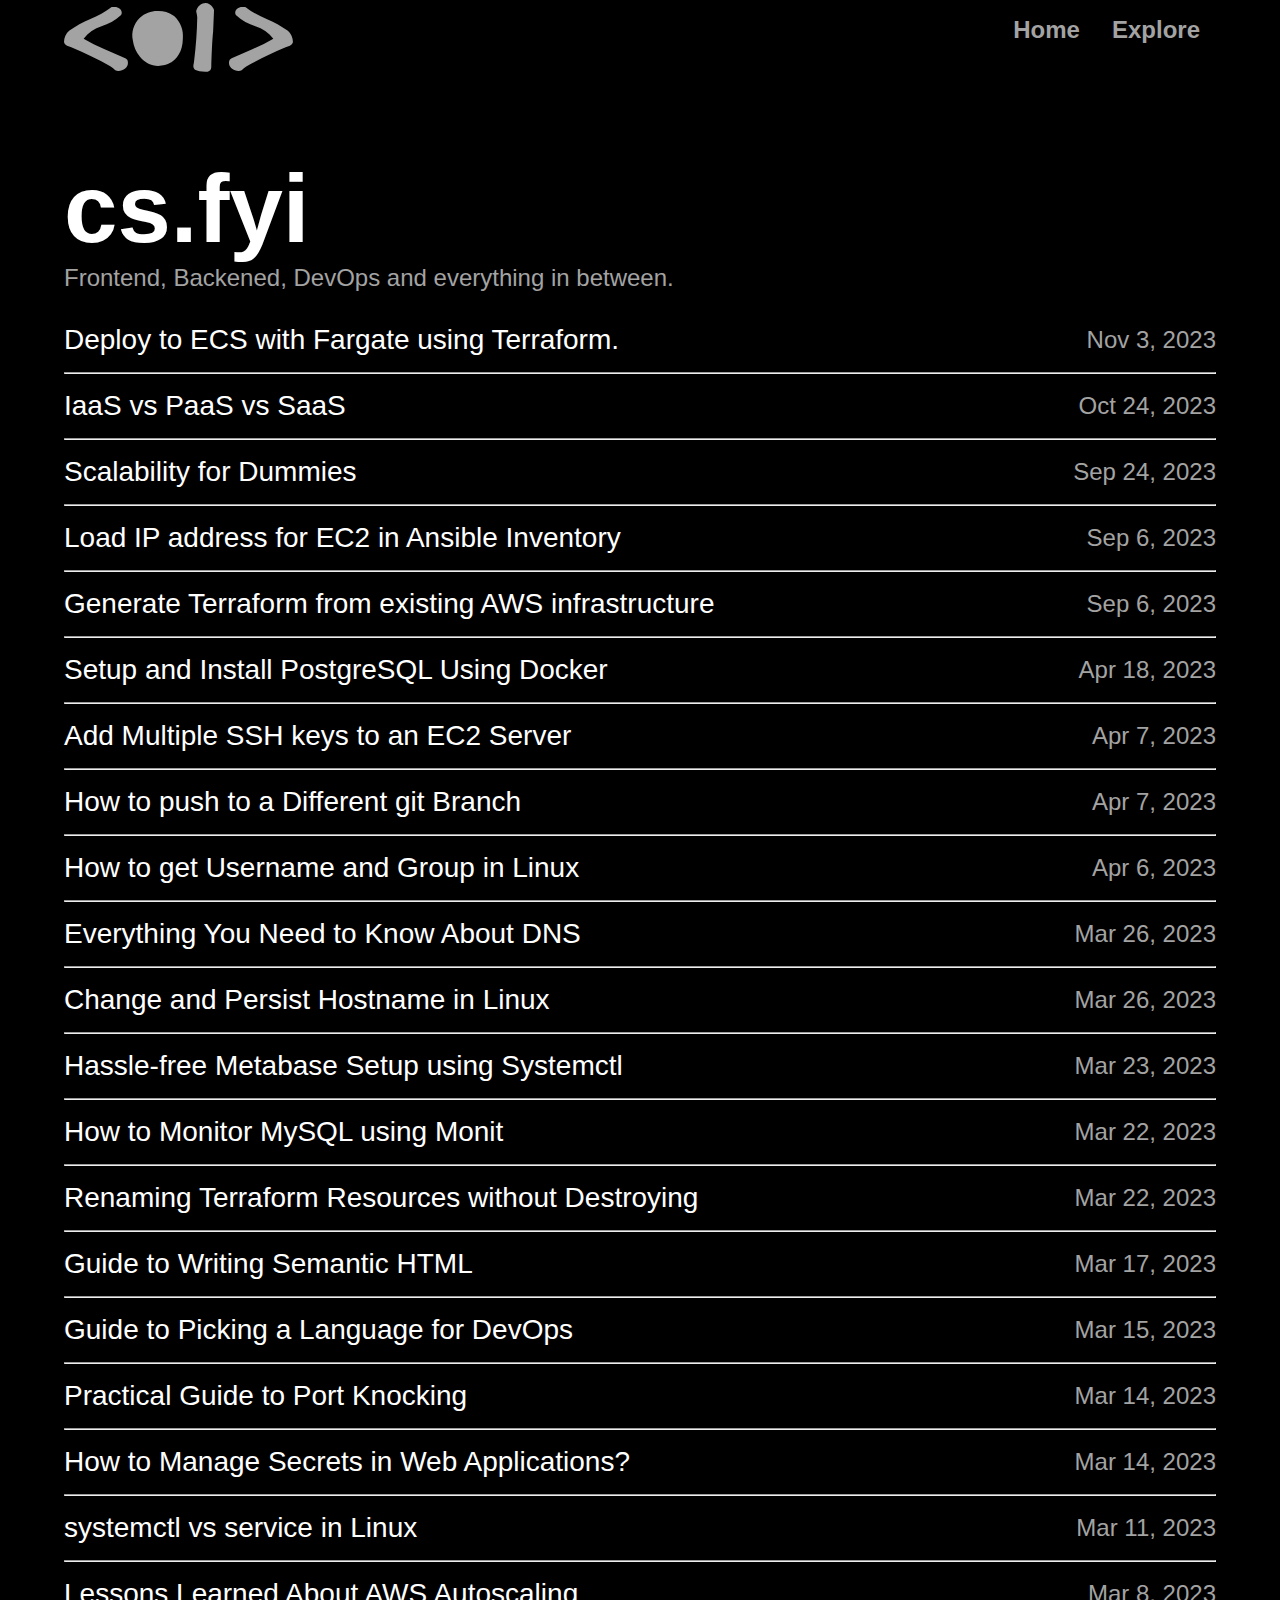
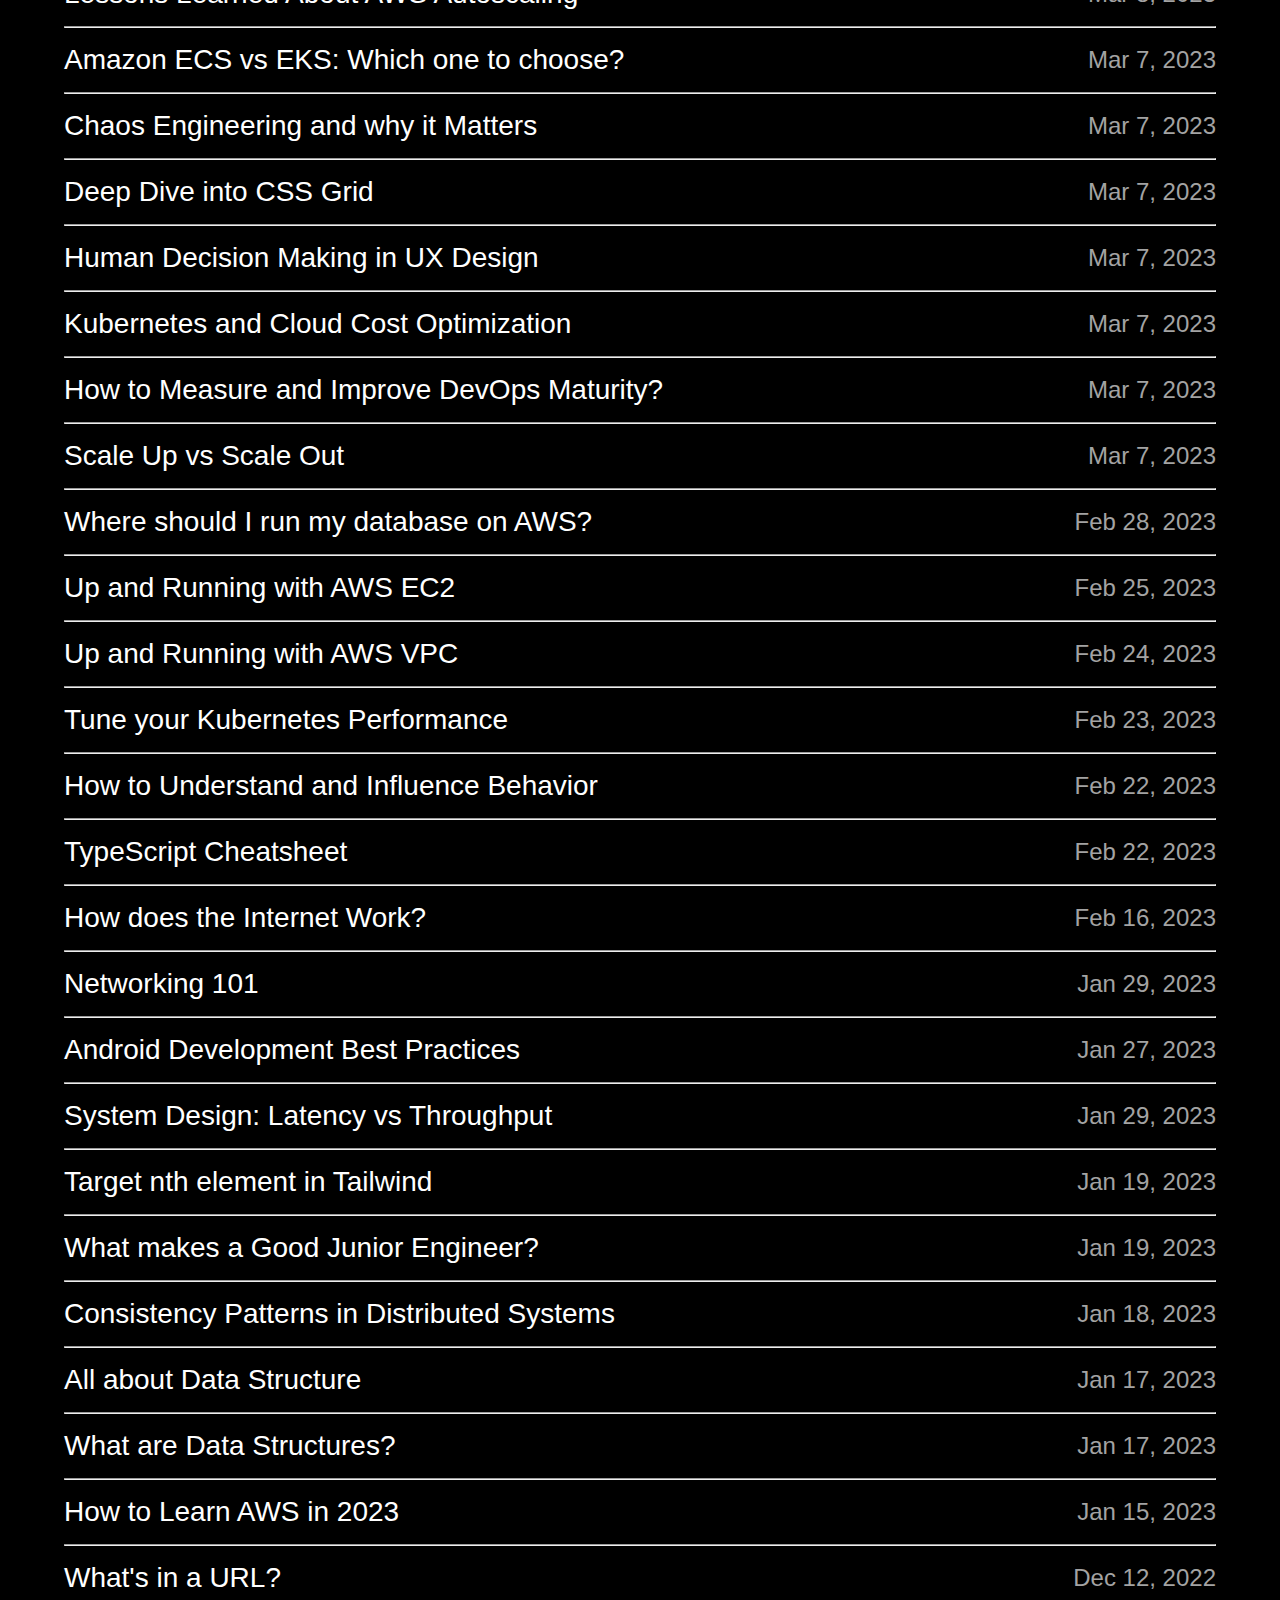
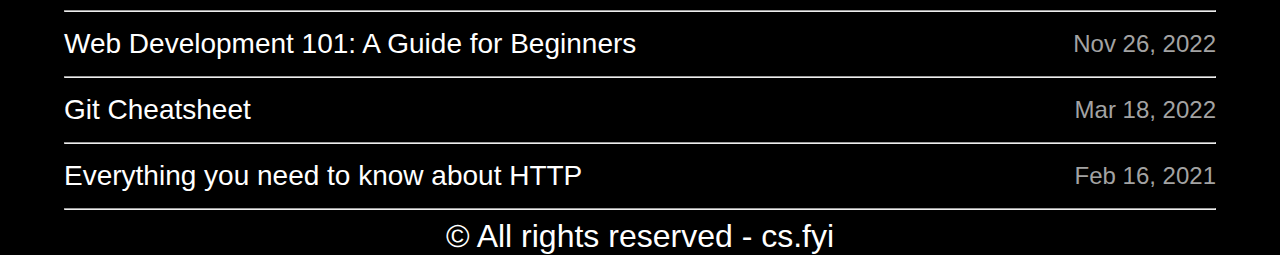
<file: Project1/index.html>
<!DOCTYPE html>
<html lang="en">
<head>
    <meta charset="UTF-8">
    <meta name="viewport" content="width=device-width, initial-scale=1.0">
    <title>Porject 1 </title>
    <link rel="stylesheet" href="style.css">
</head>
<body>
    
    <div class="nav">
        <div class="container">
            <div class="logo">

                <a class="nl" href="#" class="logol">
                    <svg class="sl">
                        <path d="M55.7568 8.69113C54.2925 7.56473 52.4851 6.96568 50.6368 7.00152H47.6672C41.1238 11.9116 33.961 15.9411 26.368 18.9823C18.8365 22.0851 11.7043 26.0684 5.12 30.8607C1.92512 33.7177 0.06656 37.7829 0 42.0735C0.37888 43.6965 1.52576 45.0329 3.072 45.6575C4.4544 46.1183 5.888 46.6815 7.2704 47.2447C21.2634 53.1839 34.4064 59.5686 46.6944 66.3935C48.3226 67.5762 49.8637 68.8767 51.3024 70.2847C52.2394 70.6943 53.248 70.9043 54.272 70.8991C56.7962 70.9196 59.2435 70.0492 61.184 68.4415C63.1552 67.0335 64.1997 64.6527 63.8976 62.2463C63.9795 60.4799 62.9299 58.8569 61.2864 58.2015L40.0896 48.8831C33.0547 45.8982 26.2195 42.478 19.6096 38.6431C24.2432 32.8729 30.4794 28.5977 37.5296 26.3551C44.5389 24.0972 51.0054 20.421 56.5248 15.5519C57.3184 14.789 57.7638 13.7343 57.7536 12.6335C57.7178 11.0873 56.9856 9.63321 55.7568 8.69113Z" fill="currentColor"></path>
            
                        <path d="M173.192 8.69113C174.657 7.56473 176.464 6.96568 178.312 7.00152H181.282C187.825 11.9116 194.988 15.9411 202.581 18.9823C210.112 22.0851 217.245 26.0684 223.829 30.8607C227.024 33.7177 228.882 37.7829 228.949 42.0735C228.57 43.6965 227.423 45.0329 225.877 45.6575C224.495 46.1183 223.061 46.6815 221.679 47.2447C207.686 53.1839 194.543 59.5686 182.255 66.3935C180.626 67.5762 179.085 68.8767 177.647 70.2847C176.71 70.6943 175.701 70.9043 174.677 70.8991C172.153 70.9196 169.705 70.0492 167.765 68.4415C165.794 67.0335 164.749 64.6527 165.051 62.2463C164.969 60.4799 166.019 58.8569 167.663 58.2015L188.859 48.8831C195.894 45.8982 202.729 42.478 209.339 38.6431C204.706 32.8729 198.47 28.5977 191.419 26.3551C184.41 24.0972 177.944 20.421 172.424 15.5519C171.631 14.789 171.185 13.7343 171.195 12.6335C171.231 11.0873 171.963 9.63321 173.192 8.69113Z" fill="currentColor"></path>
            
                        <path d="M93.3949 21.24C93.5946 21.24 93.7943 21.2451 93.9939 21.2502C94.1731 21.2451 94.3523 21.24 94.5264 21.24C97.752 21.24 100.916 22.1821 103.62 23.9638C107.367 27.5273 109.226 32.6474 108.637 37.7879C108.637 45.6215 106.384 50.8438 101.776 53.6086C99.4775 54.9091 96.8919 55.6106 94.25 55.6566C94.2397 55.6566 94.2346 55.6566 94.2243 55.6566C90.2051 55.6566 86.4164 53.7571 84.01 50.5366C81.1684 47.0704 79.3917 42.8566 78.89 38.4022C77.8557 33.6713 79.3251 28.7408 82.7811 25.3462C85.6893 22.6992 89.4781 21.24 93.3949 21.24ZM93.7892 42.4982C96.6154 42.4982 98.9092 40.2045 98.9092 37.3782C98.9092 34.552 96.6154 32.2582 93.7892 32.2582C90.9629 32.2582 88.6692 34.552 88.6692 37.3782C88.6692 40.2045 90.9629 42.4982 93.7892 42.4982ZM93.3949 11C86.9028 11 80.6871 13.4064 75.8896 17.7737C75.7923 17.8608 75.7002 17.9478 75.608 18.04C69.7303 23.8102 67.201 32.0022 68.7728 40.0509C69.5613 46.2205 72.0343 52.0163 75.9511 56.8598C80.2775 62.5226 87.0871 65.8966 94.2243 65.8966C98.7555 65.8198 103.041 64.6525 106.809 62.5277C106.886 62.4816 106.968 62.4355 107.045 62.3894C112.375 59.1894 118.713 52.4259 118.872 38.3357C119.604 30.2512 116.568 22.1462 110.675 16.545C110.235 16.1251 109.753 15.7462 109.246 15.4134C104.864 12.5309 99.7744 11.0051 94.5264 11.0051C94.3575 11.0051 94.1885 11.0051 94.0195 11.0102C93.8096 11 93.6048 11 93.3949 11Z" fill="currentColor" clip-rule="evenodd" fill-rule="evenodd"></path>
            
                        <path d="M103.62 23.9638C100.768 22.0899 97.4039 21.1376 93.9939 21.2502C89.8621 21.0915 85.8378 22.5661 82.7811 25.3462C79.3251 28.7408 77.8557 33.6713 78.89 38.4022C79.3917 42.8566 81.1684 47.0704 84.01 50.5366C86.4215 53.7674 90.2205 55.6669 94.25 55.6566C96.8919 55.6106 99.4775 54.9091 101.776 53.6086C106.384 50.8438 108.637 45.6215 108.637 37.7879C109.226 32.6474 107.367 27.5325 103.62 23.9638ZM93.7892 42.4982C90.9629 42.4982 88.6692 40.2045 88.6692 37.3782C88.6692 34.552 90.9629 32.2582 93.7892 32.2582C96.6154 32.2582 98.9092 34.552 98.9092 37.3782C98.9092 40.2045 96.6154 42.4982 93.7892 42.4982Z" fill-rule="evenodd" fill-rule="evenodd"></path>
            
                        <path d="M114.316 37.2695C114.316 48.0391 105.585 56.7695 94.8156 56.7695C84.046 56.7695 75.3156 48.0391 75.3156 37.2695C75.3156 26.5 84.046 17.7695 94.8156 17.7695C105.585 17.7695 114.316 26.5 114.316 37.2695Z" fill="currentColor"></path>
            
                        <path d="M149.112 31.671C148.297 38.2955 147.461 57.4944 147.273 67.341C147.232 69.5043 145.832 71.4364 143.676 71.6269C139.382 72.0066 133.814 71.3815 130.964 69.7944C129.748 68.6547 129.164 66.9933 129.396 65.3419C129.688 63.9143 129.917 62.3912 130.121 60.9124C131.974 45.8246 133.016 31.25 133.249 17.1958C133.039 15.1945 132.684 13.2095 132.184 11.2596C132.297 10.2434 132.62 9.26487 133.136 8.38062C134.381 6.1844 136.358 4.50014 138.721 3.62348C140.926 2.62037 143.51 2.90621 145.443 4.37102C147.013 5.18328 150.254 8.74899 150 10.5L149.112 31.671Z" fill="currentColor"></path>
            
                     </svg>
                </a>

            </div> 

            <div class="navi">

                <a class="nl" href="index.html">
                    <div class="nav1">
                        Home
                    </div>
                </a>

                <a class="nl" href="Explore.html">
                    <div class="nav2">
                        Explore
                    </div>
                </a>

            </div>
        </div>
    </div>

    <div class="contain">
        <h1 style="color : white; font-size : 6rem; margin: 0;">cs.fyi</h1>
        <p style="color: rgb(163, 163, 163); font-size: 1.5rem; margin : 0 0 2rem 0;">Frontend, Backened, DevOps and everything in between.</p>

    </div>

    <div class="content">

        <div class="sec">
            <a href="ecs-with-fargate-terraform.html" class="secl">
                <div class="title">
                    Deploy to ECS with Fargate using Terraform.
                </div>
                <div class="date">
                    Nov 3, 2023
                </div>
            </a>
        </div>
        <hr>

        <div class="sec">
            <a href="#" class="secl">
                <div class="title">
                    IaaS vs PaaS vs SaaS
                </div>
                <div class="date">
                    Oct 24, 2023
                </div>
            </a>
        </div>
        <hr>

        <div class="sec">
            <a href="#" class="secl">
                <div class="title">
                    Scalability for Dummies
                </div>
                <div class="date">
                    Sep 24, 2023
                </div>
            </a>
        </div>
        <hr>

        <div class="sec">
            <a href="#" class="secl">
                <div class="title">
                    Load IP address for EC2 in Ansible Inventory
                </div>
                <div class="date">
                    Sep 6, 2023
                </div>
            </a>
        </div>
        <hr>

        <div class="sec">
            <a href="#" class="secl">
                <div class="title">
                    Generate Terraform from existing AWS infrastructure
                </div>
                <div class="date">
                    Sep 6, 2023
                </div>
            </a>
        </div>
        <hr>

        <div class="sec">
            <a href="#" class="secl">
                <div class="title">
                    Setup and Install PostgreSQL Using Docker
                </div>
                <div class="date">
                    Apr 18, 2023
                </div>
            </a>
        </div>
        <hr>

        <div class="sec">
            <a href="#" class="secl">
                <div class="title">
                    Add Multiple SSH keys to an EC2 Server
                </div>
                <div class="date">
                    Apr 7, 2023
                </div>
            </a>
        </div>
        <hr>

        <div class="sec">
            <a href="#" class="secl">
                <div class="title">
                    How to push to a Different git Branch
                </div>
                <div class="date">
                    Apr 7, 2023
                </div>
            </a>
        </div>
        <hr>

        <div class="sec">
            <a href="#" class="secl">
                <div class="title">
                    How to get Username and Group in Linux
                </div>
                <div class="date">
                    Apr 6, 2023
                </div>
            </a>
        </div>
        <hr>

        <div class="sec">
            <a href="#" class="secl">
                <div class="title">
                    Everything You Need to Know About DNS
                </div>
                <div class="date">
                    Mar 26, 2023
                </div>
            </a>
        </div>
        <hr>

        <div class="sec">
            <a href="#" class="secl">
                <div class="title">
                    Change and Persist Hostname in Linux
                </div>
                <div class="date">
                    Mar 26, 2023
                </div>
            </a>
        </div>
        <hr>

        <div class="sec">
            <a href="#" class="secl">
                <div class="title">
                    Hassle-free Metabase Setup using Systemctl
                </div>
                <div class="date">
                    Mar 23, 2023
                </div>
            </a>
        </div>
        <hr>

        <div class="sec">
            <a href="#" class="secl">
                <div class="title">
                    How to Monitor MySQL using Monit
                </div>
                <div class="date">
                    Mar 22, 2023
                </div>
            </a>
        </div>
        <hr>

        <div class="sec">
            <a href="#" class="secl">
                <div class="title">
                    Renaming Terraform Resources without Destroying
                </div>
                <div class="date">
                    Mar 22, 2023
                </div>
            </a>
        </div>
        <hr>

        <div class="sec">
            <a href="#" class="secl">
                <div class="title">
                    Guide to Writing Semantic HTML
                </div>
                <div class="date">
                    Mar 17, 2023
                </div>
            </a>
        </div>
        <hr>

        <div class="sec">
            <a href="#" class="secl">
                <div class="title">
                    Guide to Picking a Language for DevOps
                </div>
                <div class="date">
                    Mar 15, 2023
                </div>
            </a>
        </div>
        <hr>

        <div class="sec">
            <a href="#" class="secl">
                <div class="title">
                    Practical Guide to Port Knocking
                </div>
                <div class="date">
                    Mar 14, 2023
                </div>
            </a>
        </div>
        <hr>

        <div class="sec">
            <a href="#" class="secl">
                <div class="title">
                    How to Manage Secrets in Web Applications?
                </div>
                <div class="date">
                    Mar 14, 2023
                </div>
            </a>
        </div>
        <hr>

        <div class="sec">
            <a href="#" class="secl">
                <div class="title">
                    systemctl vs service in Linux
                </div>
                <div class="date">
                    Mar 11, 2023
                </div>
            </a>
        </div>
        <hr>

        <div class="sec">
            <a href="#" class="secl">
                <div class="title">
                    Lessons Learned About AWS Autoscaling
                </div>
                <div class="date">
                    Mar 8, 2023
                </div>
            </a>
        </div>
        <hr>

        <div class="sec">
            <a href="#" class="secl">
                <div class="title">
                    Amazon ECS vs EKS: Which one to choose?
                </div>
                <div class="date">
                    Mar 7, 2023
                </div>
            </a>
        </div>
        <hr>

        <div class="sec">
            <a href="#" class="secl">
                <div class="title">
                    Chaos Engineering and why it Matters
                </div>
                <div class="date">
                    Mar 7, 2023
                </div>
            </a>
        </div>
        <hr>

        <div class="sec">
            <a href="#" class="secl">
                <div class="title">
                    Deep Dive into CSS Grid
                </div>
                <div class="date">
                    Mar 7, 2023
                </div>
            </a>
        </div>
        <hr>

        <div class="sec">
            <a href="#" class="secl">
                <div class="title">
                    Human Decision Making in UX Design
                </div>
                <div class="date">
                    Mar 7, 2023
                </div>
            </a>
        </div>
        <hr>

        <div class="sec">
            <a href="#" class="secl">
                <div class="title">
                   Kubernetes and Cloud Cost Optimization
                </div>
                <div class="date">
                    Mar 7, 2023
                </div>
            </a>
        </div>
        <hr>

        <div class="sec">
            <a href="#" class="secl">
                <div class="title">
                   How to Measure and Improve DevOps Maturity?
                </div>
                <div class="date">
                    Mar 7, 2023
                </div>
            </a>
        </div>
        <hr>

        <div class="sec">
            <a href="#" class="secl">
                <div class="title">
                   Scale Up vs Scale Out
                </div>
                <div class="date">
                    Mar 7, 2023
                </div>
            </a>
        </div>
        <hr>

        <div class="sec">
            <a href="#" class="secl">
                <div class="title">
                   Where should I run my database on AWS?
                </div>
                <div class="date">
                    Feb 28, 2023
                </div>
            </a>
        </div>
        <hr>

        <div class="sec">
            <a href="#" class="secl">
                <div class="title">
                  Up and Running with AWS EC2
                </div>
                <div class="date">
                    Feb 25, 2023
                </div>
            </a>
        </div>
        <hr>

        <div class="sec">
            <a href="#" class="secl">
                <div class="title">
                  Up and Running with AWS VPC
                </div>
                <div class="date">
                    Feb 24, 2023
                </div>
            </a>
        </div>
        <hr>

        <div class="sec">
            <a href="#" class="secl">
                <div class="title">
                  Tune your Kubernetes Performance
                </div>
                <div class="date">
                    Feb 23, 2023
                </div>
            </a>
        </div>
        <hr>

        <div class="sec">
            <a href="#" class="secl">
                <div class="title">
                  How to Understand and Influence Behavior
                </div>
                <div class="date">
                    Feb 22, 2023
                </div>
            </a>
        </div>
        <hr>

        <div class="sec">
            <a href="#" class="secl">
                <div class="title">
                  TypeScript Cheatsheet
                </div>
                <div class="date">
                    Feb 22, 2023
                </div>
            </a>
        </div>
        <hr>

        <div class="sec">
            <a href="#" class="secl">
                <div class="title">
                  How does the Internet Work?
                </div>
                <div class="date">
                    Feb 16, 2023
                </div>
            </a>
        </div>
        <hr>
        
        <div class="sec">
            <a href="#" class="secl">
                <div class="title">
                  Networking 101
                </div>
                <div class="date">
                    Jan 29, 2023
                </div>
            </a>
        </div>
        <hr>

        <div class="sec">
            <a href="#" class="secl">
                <div class="title">
                  Android Development Best Practices
                </div>
                <div class="date">
                    Jan 27, 2023
                </div>
            </a>
        </div>
        <hr>

        <div class="sec">
            <a href="#" class="secl">
                <div class="title">
                  System Design: Latency vs Throughput
                </div>
                <div class="date">
                    Jan 29, 2023
                </div>
            </a>
        </div>
        <hr>

        <div class="sec">
            <a href="#" class="secl">
                <div class="title">
                  Target nth element in Tailwind
                </div>
                <div class="date">
                    Jan 19, 2023
                </div>
            </a>
        </div>
        <hr>

        <div class="sec">
            <a href="#" class="secl">
                <div class="title">
                  What makes a Good Junior Engineer?
                </div>
                <div class="date">
                    Jan 19, 2023
                </div>
            </a>
        </div>
        <hr>

        <div class="sec">
            <a href="#" class="secl">
                <div class="title">
                  Consistency Patterns in Distributed Systems
                </div>
                <div class="date">
                    Jan 18, 2023
                </div>
            </a>
        </div>
        <hr>

        <div class="sec">
            <a href="#" class="secl">
                <div class="title">
                  All about Data Structure 
                </div>
                <div class="date">
                    Jan 17, 2023
                </div>
            </a>
        </div>
        <hr>

        <div class="sec">
            <a href="#" class="secl">
                <div class="title">
                  What are Data Structures?
                </div>
                <div class="date">
                    Jan 17, 2023
                </div>
            </a>
        </div>
        <hr>

        <div class="sec">
            <a href="#" class="secl">
                <div class="title">
                  How to Learn AWS in 2023
                </div>
                <div class="date">
                    Jan 15, 2023
                </div>
            </a>
        </div>
        <hr>

        
        <div class="sec">
            <a href="#" class="secl">
                <div class="title">
                  What's in a URL?
                </div>
                <div class="date">
                    Dec 12, 2022
                </div>
            </a>
        </div>
        <hr>

        
        <div class="sec">
            <a href="#" class="secl">
                <div class="title">
                  Web Development 101: A Guide for Beginners
                </div>
                <div class="date">
                    Nov 26, 2022
                </div>
            </a>
        </div>
        <hr>

        <div class="sec">
            <a href="#" class="secl">
                <div class="title">
                  Git Cheatsheet
                </div>
                <div class="date">
                    Mar 18, 2022
                </div>
            </a>
        </div>
        <hr>

        <div class="sec">
            <a href="#" class="secl">
                <div class="title">
                  Everything you need to know about HTTP
                </div>
                <div class="date">
                    Feb 16, 2021
                </div>
            </a>
        </div>
        <hr>
    </div>
    
     <center style="color: white; font-size: 2rem;">&#169; All rights reserved - cs.fyi </center>
     

</body>
</html>
</file>
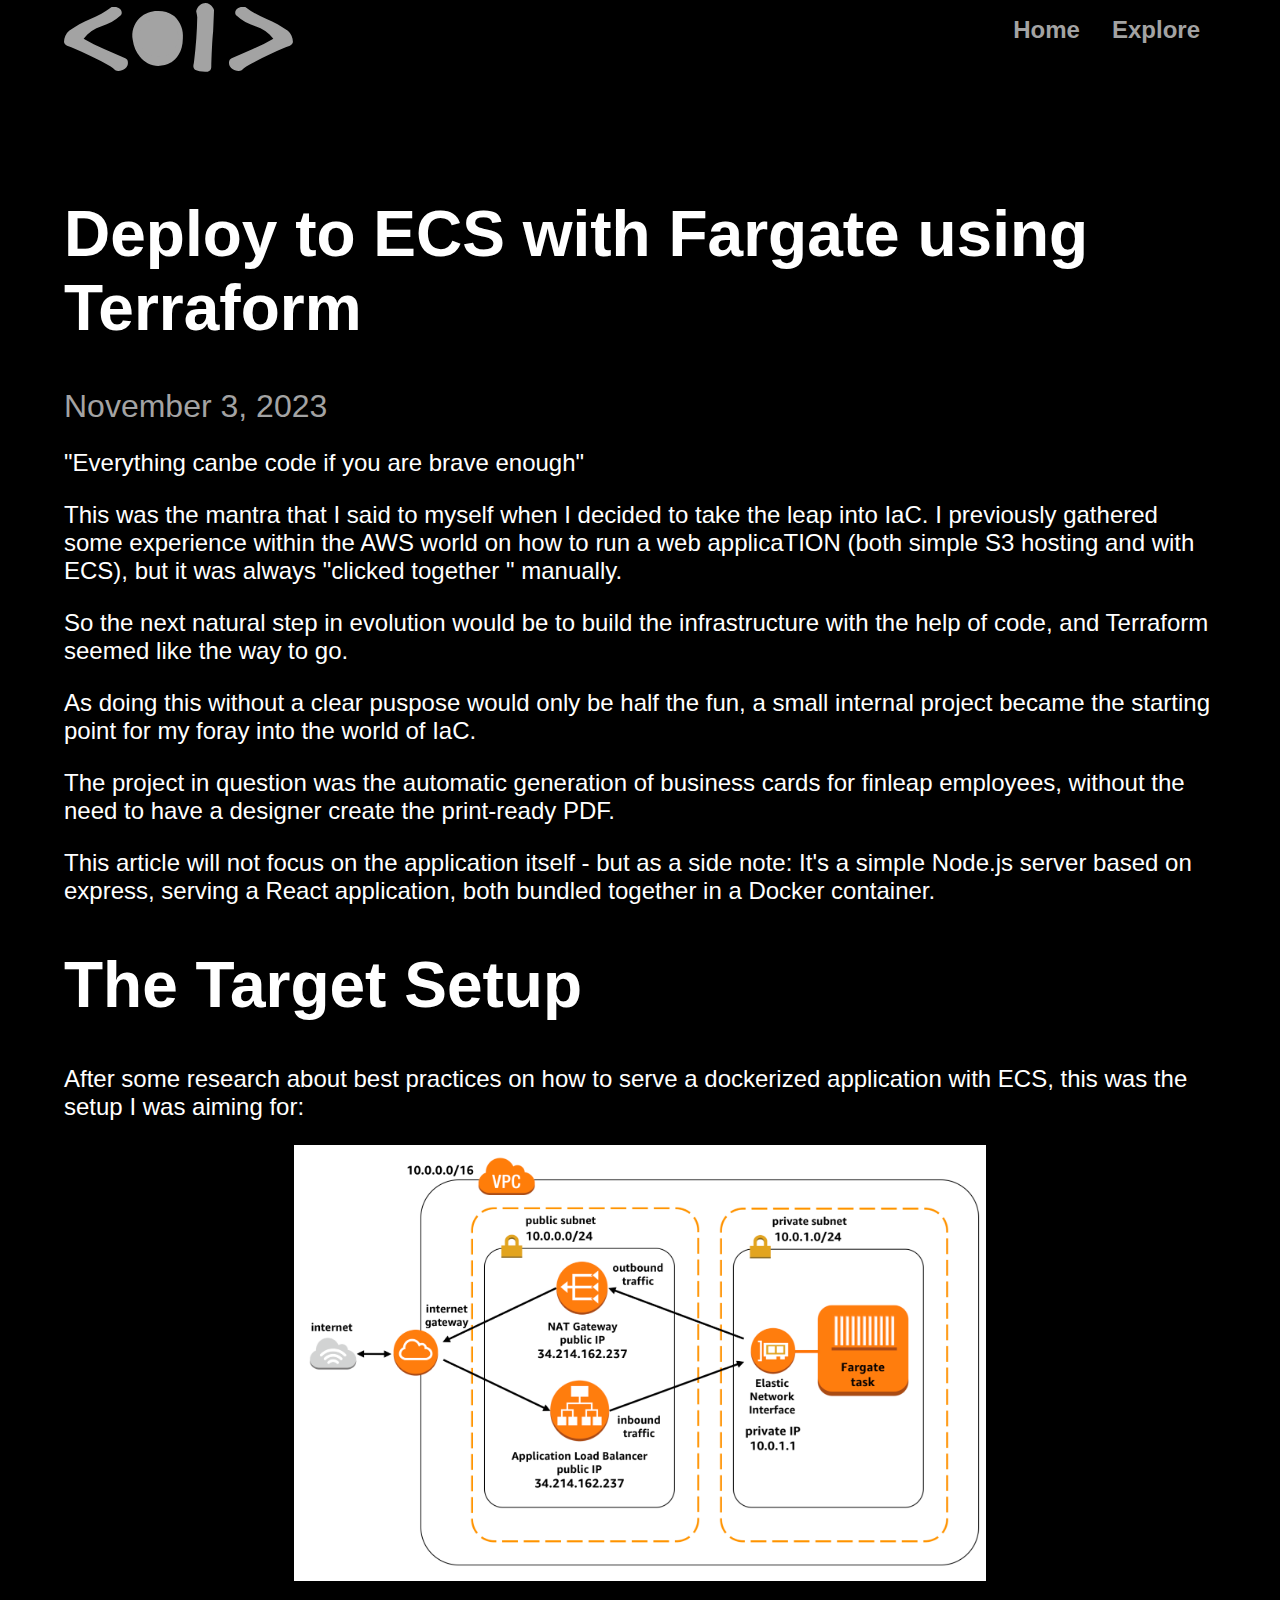
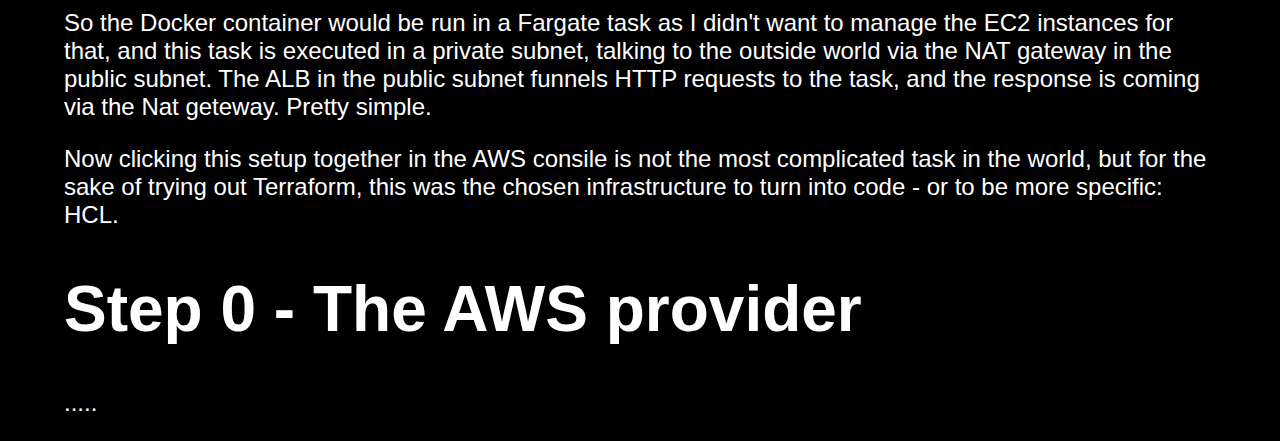
<file: Project1/ecs-with-fargate-terraform.html>
<!DOCTYPE html>
<html lang="en">
<head>
    <meta charset="UTF-8">
    <meta name="viewport" content="width=device-width, initial-scale=1.0">
    <title>Project 1</title>
    <link rel="stylesheet" href="style.css">
</head>
<body>
    <div class="nav">
        <div class="container">
            <div class="logo">

                <a class="nl" href="#" class="logol">
                    <svg class="sl">
                        <path d="M55.7568 8.69113C54.2925 7.56473 52.4851 6.96568 50.6368 7.00152H47.6672C41.1238 11.9116 33.961 15.9411 26.368 18.9823C18.8365 22.0851 11.7043 26.0684 5.12 30.8607C1.92512 33.7177 0.06656 37.7829 0 42.0735C0.37888 43.6965 1.52576 45.0329 3.072 45.6575C4.4544 46.1183 5.888 46.6815 7.2704 47.2447C21.2634 53.1839 34.4064 59.5686 46.6944 66.3935C48.3226 67.5762 49.8637 68.8767 51.3024 70.2847C52.2394 70.6943 53.248 70.9043 54.272 70.8991C56.7962 70.9196 59.2435 70.0492 61.184 68.4415C63.1552 67.0335 64.1997 64.6527 63.8976 62.2463C63.9795 60.4799 62.9299 58.8569 61.2864 58.2015L40.0896 48.8831C33.0547 45.8982 26.2195 42.478 19.6096 38.6431C24.2432 32.8729 30.4794 28.5977 37.5296 26.3551C44.5389 24.0972 51.0054 20.421 56.5248 15.5519C57.3184 14.789 57.7638 13.7343 57.7536 12.6335C57.7178 11.0873 56.9856 9.63321 55.7568 8.69113Z" fill="currentColor"></path>
            
                        <path d="M173.192 8.69113C174.657 7.56473 176.464 6.96568 178.312 7.00152H181.282C187.825 11.9116 194.988 15.9411 202.581 18.9823C210.112 22.0851 217.245 26.0684 223.829 30.8607C227.024 33.7177 228.882 37.7829 228.949 42.0735C228.57 43.6965 227.423 45.0329 225.877 45.6575C224.495 46.1183 223.061 46.6815 221.679 47.2447C207.686 53.1839 194.543 59.5686 182.255 66.3935C180.626 67.5762 179.085 68.8767 177.647 70.2847C176.71 70.6943 175.701 70.9043 174.677 70.8991C172.153 70.9196 169.705 70.0492 167.765 68.4415C165.794 67.0335 164.749 64.6527 165.051 62.2463C164.969 60.4799 166.019 58.8569 167.663 58.2015L188.859 48.8831C195.894 45.8982 202.729 42.478 209.339 38.6431C204.706 32.8729 198.47 28.5977 191.419 26.3551C184.41 24.0972 177.944 20.421 172.424 15.5519C171.631 14.789 171.185 13.7343 171.195 12.6335C171.231 11.0873 171.963 9.63321 173.192 8.69113Z" fill="currentColor"></path>
            
                        <path d="M93.3949 21.24C93.5946 21.24 93.7943 21.2451 93.9939 21.2502C94.1731 21.2451 94.3523 21.24 94.5264 21.24C97.752 21.24 100.916 22.1821 103.62 23.9638C107.367 27.5273 109.226 32.6474 108.637 37.7879C108.637 45.6215 106.384 50.8438 101.776 53.6086C99.4775 54.9091 96.8919 55.6106 94.25 55.6566C94.2397 55.6566 94.2346 55.6566 94.2243 55.6566C90.2051 55.6566 86.4164 53.7571 84.01 50.5366C81.1684 47.0704 79.3917 42.8566 78.89 38.4022C77.8557 33.6713 79.3251 28.7408 82.7811 25.3462C85.6893 22.6992 89.4781 21.24 93.3949 21.24ZM93.7892 42.4982C96.6154 42.4982 98.9092 40.2045 98.9092 37.3782C98.9092 34.552 96.6154 32.2582 93.7892 32.2582C90.9629 32.2582 88.6692 34.552 88.6692 37.3782C88.6692 40.2045 90.9629 42.4982 93.7892 42.4982ZM93.3949 11C86.9028 11 80.6871 13.4064 75.8896 17.7737C75.7923 17.8608 75.7002 17.9478 75.608 18.04C69.7303 23.8102 67.201 32.0022 68.7728 40.0509C69.5613 46.2205 72.0343 52.0163 75.9511 56.8598C80.2775 62.5226 87.0871 65.8966 94.2243 65.8966C98.7555 65.8198 103.041 64.6525 106.809 62.5277C106.886 62.4816 106.968 62.4355 107.045 62.3894C112.375 59.1894 118.713 52.4259 118.872 38.3357C119.604 30.2512 116.568 22.1462 110.675 16.545C110.235 16.1251 109.753 15.7462 109.246 15.4134C104.864 12.5309 99.7744 11.0051 94.5264 11.0051C94.3575 11.0051 94.1885 11.0051 94.0195 11.0102C93.8096 11 93.6048 11 93.3949 11Z" fill="currentColor" clip-rule="evenodd" fill-rule="evenodd"></path>
            
                        <path d="M103.62 23.9638C100.768 22.0899 97.4039 21.1376 93.9939 21.2502C89.8621 21.0915 85.8378 22.5661 82.7811 25.3462C79.3251 28.7408 77.8557 33.6713 78.89 38.4022C79.3917 42.8566 81.1684 47.0704 84.01 50.5366C86.4215 53.7674 90.2205 55.6669 94.25 55.6566C96.8919 55.6106 99.4775 54.9091 101.776 53.6086C106.384 50.8438 108.637 45.6215 108.637 37.7879C109.226 32.6474 107.367 27.5325 103.62 23.9638ZM93.7892 42.4982C90.9629 42.4982 88.6692 40.2045 88.6692 37.3782C88.6692 34.552 90.9629 32.2582 93.7892 32.2582C96.6154 32.2582 98.9092 34.552 98.9092 37.3782C98.9092 40.2045 96.6154 42.4982 93.7892 42.4982Z" fill-rule="evenodd" fill-rule="evenodd"></path>
            
                        <path d="M114.316 37.2695C114.316 48.0391 105.585 56.7695 94.8156 56.7695C84.046 56.7695 75.3156 48.0391 75.3156 37.2695C75.3156 26.5 84.046 17.7695 94.8156 17.7695C105.585 17.7695 114.316 26.5 114.316 37.2695Z" fill="currentColor"></path>
            
                        <path d="M149.112 31.671C148.297 38.2955 147.461 57.4944 147.273 67.341C147.232 69.5043 145.832 71.4364 143.676 71.6269C139.382 72.0066 133.814 71.3815 130.964 69.7944C129.748 68.6547 129.164 66.9933 129.396 65.3419C129.688 63.9143 129.917 62.3912 130.121 60.9124C131.974 45.8246 133.016 31.25 133.249 17.1958C133.039 15.1945 132.684 13.2095 132.184 11.2596C132.297 10.2434 132.62 9.26487 133.136 8.38062C134.381 6.1844 136.358 4.50014 138.721 3.62348C140.926 2.62037 143.51 2.90621 145.443 4.37102C147.013 5.18328 150.254 8.74899 150 10.5L149.112 31.671Z" fill="currentColor"></path>
            
                     </svg>
                </a>

            </div> 

            <div class="navi">

                <a class="nl" href="index.html">
                    <div class="nav1">
                        Home
                    </div>
                </a>

                <a class="nl" href="Explore.html">
                    <div class="nav2">
                        Explore
                    </div>
                </a>

            </div>
        </div>
    </div>

    <div class="content">
        <h1 style="color: white; font-size: 4rem; font-weight: 900;">Deploy to ECS with Fargate using Terraform</h1>
        <p style="font-size: 2rem; margin: 0;">November 3, 2023</p>
        
        <p style="font-size: 1.5rem; color: white;">
            "Everything canbe code if you are brave enough"
        </p>
        
        <p style="font-size: 1.5rem; color: white;">
            This was the mantra that I said to myself when I decided to take the leap into IaC. I previously gathered some experience within the AWS world on how to run a web applicaTION (both simple S3 hosting and with ECS), but it was always "clicked together " manually.
        </p>
        
        <p style="font-size: 1.5rem; color: white;">
            So the next natural step in evolution would be to build the infrastructure with the help of code, and Terraform seemed like the way to go.
        </p>
        
        <p style="font-size: 1.5rem; color: white;">
            As doing this without a clear puspose would only be half the fun, a small internal project became the starting point for my foray into the world of IaC.
        </p>
        
        <p style="font-size: 1.5rem; color: white;">
            The project in question was the automatic generation of business cards for finleap employees, without the need to have a designer create the print-ready PDF.
        </p>
        
        <p style="font-size: 1.5rem; color: white;">
            This article will not focus on the application itself - but as a side note: It's a simple Node.js server based on express, serving a React application, both bundled together in a Docker container.
        </p>
        
        <h1 style="color: white; font-size: 4rem; font-weight: 900;">
            The Target Setup
        </h1>
        
        <p style="font-size: 1.5rem; color: white;">
            After some research about best practices on how to serve a dockerized application with ECS, this was the setup I was aiming for:
        </p>
        <center>
            <img style="width: 60%;" src="i1.png" alt="image">
        </center>
        
        <p style="font-size: 1.5rem; color: white;">
            So the Docker container would be run in a Fargate task as I didn't want to manage the EC2 instances for that, and this task is executed in a private subnet, talking to the outside world via the NAT gateway in the public subnet. The ALB in the public subnet funnels HTTP requests to the task, and the response is coming via the Nat geteway. Pretty simple.
        </p>
        
        <p style="font-size: 1.5rem; color: white;">
            Now clicking this setup together in the AWS consile is not the most complicated task in the world, but for the sake of trying out Terraform, this was the chosen infrastructure to turn into code - or to be more specific: HCL.
        </p>
        
        <h1 style="color: white; font-size: 4rem; font-weight: 900;">
            Step 0 - The AWS provider
        </h1>

        
        <p style="font-size: 1.5rem; color: white;">
            .....
        </p>
        
        
        
        
        
    </div>

</body>
</html>
</file>
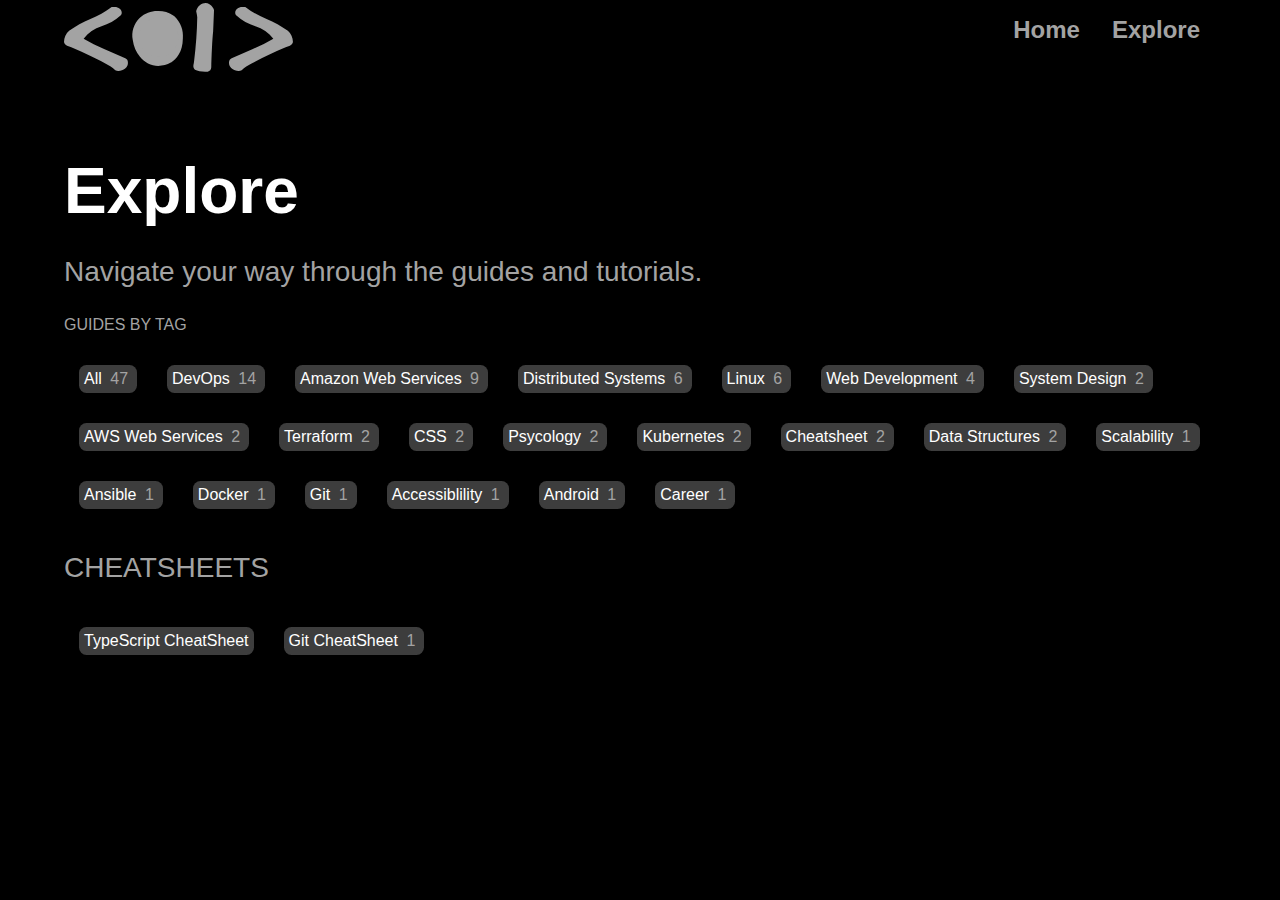
<file: Project1/Explore.html>
<!DOCTYPE html>
<html lang="en">

<head>
    <meta charset="UTF-8">
    <meta name="viewport" content="width=device-width, initial-scale=1.0">
    <title>Project 1</title>
    <link rel="stylesheet" href="style.css">
</head>

<body>

    <div class="nav">
        <div class="container">
            <div class="logo">

                <a class="nl" href="#" class="logol">
                    <svg class="sl">
                        <path
                            d="M55.7568 8.69113C54.2925 7.56473 52.4851 6.96568 50.6368 7.00152H47.6672C41.1238 11.9116 33.961 15.9411 26.368 18.9823C18.8365 22.0851 11.7043 26.0684 5.12 30.8607C1.92512 33.7177 0.06656 37.7829 0 42.0735C0.37888 43.6965 1.52576 45.0329 3.072 45.6575C4.4544 46.1183 5.888 46.6815 7.2704 47.2447C21.2634 53.1839 34.4064 59.5686 46.6944 66.3935C48.3226 67.5762 49.8637 68.8767 51.3024 70.2847C52.2394 70.6943 53.248 70.9043 54.272 70.8991C56.7962 70.9196 59.2435 70.0492 61.184 68.4415C63.1552 67.0335 64.1997 64.6527 63.8976 62.2463C63.9795 60.4799 62.9299 58.8569 61.2864 58.2015L40.0896 48.8831C33.0547 45.8982 26.2195 42.478 19.6096 38.6431C24.2432 32.8729 30.4794 28.5977 37.5296 26.3551C44.5389 24.0972 51.0054 20.421 56.5248 15.5519C57.3184 14.789 57.7638 13.7343 57.7536 12.6335C57.7178 11.0873 56.9856 9.63321 55.7568 8.69113Z"
                            fill="currentColor"></path>

                        <path
                            d="M173.192 8.69113C174.657 7.56473 176.464 6.96568 178.312 7.00152H181.282C187.825 11.9116 194.988 15.9411 202.581 18.9823C210.112 22.0851 217.245 26.0684 223.829 30.8607C227.024 33.7177 228.882 37.7829 228.949 42.0735C228.57 43.6965 227.423 45.0329 225.877 45.6575C224.495 46.1183 223.061 46.6815 221.679 47.2447C207.686 53.1839 194.543 59.5686 182.255 66.3935C180.626 67.5762 179.085 68.8767 177.647 70.2847C176.71 70.6943 175.701 70.9043 174.677 70.8991C172.153 70.9196 169.705 70.0492 167.765 68.4415C165.794 67.0335 164.749 64.6527 165.051 62.2463C164.969 60.4799 166.019 58.8569 167.663 58.2015L188.859 48.8831C195.894 45.8982 202.729 42.478 209.339 38.6431C204.706 32.8729 198.47 28.5977 191.419 26.3551C184.41 24.0972 177.944 20.421 172.424 15.5519C171.631 14.789 171.185 13.7343 171.195 12.6335C171.231 11.0873 171.963 9.63321 173.192 8.69113Z"
                            fill="currentColor"></path>

                        <path
                            d="M93.3949 21.24C93.5946 21.24 93.7943 21.2451 93.9939 21.2502C94.1731 21.2451 94.3523 21.24 94.5264 21.24C97.752 21.24 100.916 22.1821 103.62 23.9638C107.367 27.5273 109.226 32.6474 108.637 37.7879C108.637 45.6215 106.384 50.8438 101.776 53.6086C99.4775 54.9091 96.8919 55.6106 94.25 55.6566C94.2397 55.6566 94.2346 55.6566 94.2243 55.6566C90.2051 55.6566 86.4164 53.7571 84.01 50.5366C81.1684 47.0704 79.3917 42.8566 78.89 38.4022C77.8557 33.6713 79.3251 28.7408 82.7811 25.3462C85.6893 22.6992 89.4781 21.24 93.3949 21.24ZM93.7892 42.4982C96.6154 42.4982 98.9092 40.2045 98.9092 37.3782C98.9092 34.552 96.6154 32.2582 93.7892 32.2582C90.9629 32.2582 88.6692 34.552 88.6692 37.3782C88.6692 40.2045 90.9629 42.4982 93.7892 42.4982ZM93.3949 11C86.9028 11 80.6871 13.4064 75.8896 17.7737C75.7923 17.8608 75.7002 17.9478 75.608 18.04C69.7303 23.8102 67.201 32.0022 68.7728 40.0509C69.5613 46.2205 72.0343 52.0163 75.9511 56.8598C80.2775 62.5226 87.0871 65.8966 94.2243 65.8966C98.7555 65.8198 103.041 64.6525 106.809 62.5277C106.886 62.4816 106.968 62.4355 107.045 62.3894C112.375 59.1894 118.713 52.4259 118.872 38.3357C119.604 30.2512 116.568 22.1462 110.675 16.545C110.235 16.1251 109.753 15.7462 109.246 15.4134C104.864 12.5309 99.7744 11.0051 94.5264 11.0051C94.3575 11.0051 94.1885 11.0051 94.0195 11.0102C93.8096 11 93.6048 11 93.3949 11Z"
                            fill="currentColor" clip-rule="evenodd" fill-rule="evenodd"></path>

                        <path
                            d="M103.62 23.9638C100.768 22.0899 97.4039 21.1376 93.9939 21.2502C89.8621 21.0915 85.8378 22.5661 82.7811 25.3462C79.3251 28.7408 77.8557 33.6713 78.89 38.4022C79.3917 42.8566 81.1684 47.0704 84.01 50.5366C86.4215 53.7674 90.2205 55.6669 94.25 55.6566C96.8919 55.6106 99.4775 54.9091 101.776 53.6086C106.384 50.8438 108.637 45.6215 108.637 37.7879C109.226 32.6474 107.367 27.5325 103.62 23.9638ZM93.7892 42.4982C90.9629 42.4982 88.6692 40.2045 88.6692 37.3782C88.6692 34.552 90.9629 32.2582 93.7892 32.2582C96.6154 32.2582 98.9092 34.552 98.9092 37.3782C98.9092 40.2045 96.6154 42.4982 93.7892 42.4982Z"
                            fill-rule="evenodd" fill-rule="evenodd"></path>

                        <path
                            d="M114.316 37.2695C114.316 48.0391 105.585 56.7695 94.8156 56.7695C84.046 56.7695 75.3156 48.0391 75.3156 37.2695C75.3156 26.5 84.046 17.7695 94.8156 17.7695C105.585 17.7695 114.316 26.5 114.316 37.2695Z"
                            fill="currentColor"></path>

                        <path
                            d="M149.112 31.671C148.297 38.2955 147.461 57.4944 147.273 67.341C147.232 69.5043 145.832 71.4364 143.676 71.6269C139.382 72.0066 133.814 71.3815 130.964 69.7944C129.748 68.6547 129.164 66.9933 129.396 65.3419C129.688 63.9143 129.917 62.3912 130.121 60.9124C131.974 45.8246 133.016 31.25 133.249 17.1958C133.039 15.1945 132.684 13.2095 132.184 11.2596C132.297 10.2434 132.62 9.26487 133.136 8.38062C134.381 6.1844 136.358 4.50014 138.721 3.62348C140.926 2.62037 143.51 2.90621 145.443 4.37102C147.013 5.18328 150.254 8.74899 150 10.5L149.112 31.671Z"
                            fill="currentColor"></path>

                    </svg>
                </a>

            </div>

            <div class="navi">

                <a class="nl" href="index.html">
                    <div class="nav1">
                        Home
                    </div>
                </a>

                <a class="nl" href="Explore.html">
                    <div class="nav2">
                        Explore
                    </div>
                </a>

            </div>
        </div>

    </div>

    <section class="econtent">
        <h1 style="font-size: 4rem; margin: 0; color: rgb(255, 255, 255);">Explore</h1>
        <p style="color: rgb(163, 163, 163); font-size: 1.75rem;">Navigate your way through the guides and tutorials.
        </p>

        <p> GUIDES BY TAG</p>

        <div class="econtainer">

            <a href="#" class="tl">
                <div class="tag">
                    <span class="tag-name">
                        All
                    </span>
                    <span class="n-content">
                        47
                    </span>
                </div>
            </a>

            <a href="#" class="tl">
                <div class="tag">
                    <span class="tag-name">
                        DevOps
                    </span>
                    <span class="n-content">
                        14
                    </span>
                </div>
            </a>

            <a href="#" class="tl">
                <div class="tag">
                    <span class="tag-name">
                        Amazon Web Services
                    </span>
                    <span class="n-content">
                        9
                    </span>
                </div>
            </a>

            <a href="#" class="tl">
                <div class="tag">
                    <span class="tag-name">
                        Distributed Systems
                    </span>
                    <span class="n-content">
                        6
                    </span>
                </div>
            </a>

            <a href="#" class="tl">
                <div class="tag">
                    <span class="tag-name">
                        Linux
                    </span>
                    <span class="n-content">
                        6
                    </span>
                </div>
            </a>

            <a href="#" class="tl">
                <div class="tag">
                    <span class="tag-name">
                        Web Development
                    </span>
                    <span class="n-content">
                        4
                    </span>
                </div>
            </a>

            <a href="#" class="tl">
                <div class="tag">
                    <span class="tag-name">
                        System Design
                    </span>
                    <span class="n-content">
                        2
                    </span>
                </div>
            </a>


            <a href="#" class="tl">
                <div class="tag">
                    <span class="tag-name">
                        AWS Web Services
                    </span>
                    <span class="n-content">
                        2
                    </span>
                </div>
            </a>

            <a href="#" class="tl">
                <div class="tag">
                    <span class="tag-name">
                        Terraform
                    </span>
                    <span class="n-content">
                        2
                    </span>
                </div>
            </a>

            <a href="#" class="tl">
                <div class="tag">
                    <span class="tag-name">
                        CSS
                    </span>
                    <span class="n-content">
                        2
                    </span>
                </div>
            </a>

            <a href="#" class="tl">
                <div class="tag">
                    <span class="tag-name">
                        Psycology
                    </span>
                    <span class="n-content">
                        2
                    </span>
                </div>
            </a>

            <a href="#" class="tl">
                <div class="tag">
                    <span class="tag-name">
                        Kubernetes
                    </span>
                    <span class="n-content">
                        2
                    </span>
                </div>
            </a>

            <a href="#" class="tl">
                <div class="tag">
                    <span class="tag-name">
                        Cheatsheet
                    </span>
                    <span class="n-content">
                        2
                    </span>
                </div>
            </a>

            <a href="#" class="tl">
                <div class="tag">
                    <span class="tag-name">
                        Data Structures
                    </span>
                    <span class="n-content">
                        2
                    </span>
                </div>
            </a>

            <a href="#" class="tl">
                <div class="tag">
                    <span class="tag-name">
                        Scalability
                    </span>
                    <span class="n-content">
                        1
                    </span>
                </div>
            </a>


            <a href="#" class="tl">
                <div class="tag">
                    <span class="tag-name">
                        Ansible
                    </span>
                    <span class="n-content">
                        1
                    </span>
                </div>
            </a>

            <a href="#" class="tl">
                <div class="tag">
                    <span class="tag-name">
                        Docker
                    </span>
                    <span class="n-content">
                        1
                    </span>
                </div>
            </a>

            <a href="#" class="tl">
                <div class="tag">
                    <span class="tag-name">
                        Git
                    </span>
                    <span class="n-content">
                        1
                    </span>
                </div>
            </a>

            <a href="#" class="tl">
                <div class="tag">
                    <span class="tag-name">
                        Accessiblility
                    </span>
                    <span class="n-content">
                        1
                    </span>
                </div>
            </a>

            <a href="#" class="tl">
                <div class="tag">
                    <span class="tag-name">
                        Android
                    </span>
                    <span class="n-content">
                        1
                    </span>
                </div>
            </a>

            <a href="#" class="tl">
                <div class="tag">
                    <span class="tag-name">
                        Career
                    </span>
                    <span class="n-content">
                        1
                    </span>
                </div>
            </a>

        </div>

        <p style="color: rgb(163, 163, 163); font-size: 1.75rem;">CHEATSHEETS</p>

        <div class="econtainer">

            <a href="#" class="tl">
                <div class="tag">
                    <span class="tag-name">
                        TypeScript CheatSheet
                    </span>
                </div>
            </a>


            <a href="#" class="tl">
                <div class="tag">
                    <span class="tag-name">
                        Git CheatSheet
                    </span>
                    <span class="n-content">
                        1
                    </span>
                </div>
            </a>
        </div>


    </section>


</body>

</html>
</file>
<file: Project1/style.css>
/* Base styles */
body {
    background-color: black;
    margin: 0;
    font-family: Arial, sans-serif; /* Adjust font-family as needed */
    color: rgb(163, 163, 163);
}

.container {
    display: flex;
    justify-content: space-between;
    padding: 0 5%; /* Adjust padding for responsiveness */
}

.navi {
    display: flex;
    justify-content: space-between;
    text-decoration: none;
    color: inherit; /* Use default text color */
}

.nl {
    text-decoration: none;
    color: inherit; /* Use default text color */
}

.nl:hover {
    color: white;
}

.nav1, .nav2 {
    margin: 1rem; /* Adjust margin for spacing */
    font-weight: 800;
    font-size: 1.5rem;
}

.sl {
    opacity: 1;
}

.sl:hover {
    color: white;
}

.contain,
.content,
.econtent {
    padding: 0 5%; /* Adjust padding for responsiveness */
}

.sec {
    margin: 1rem 0;
}

.secl {
    text-decoration: none;
    display: flex;
    justify-content: space-between;
    align-items: center;
}

.secl:hover .date {
    color: rgb(255, 255, 255);
}

.title {
    color: white;
    font-size: 1.75rem;
}

.date {
    font-size: 1.5rem;
    color: rgb(163, 163, 163);
}

.tag {
    background-color: rgb(61, 61, 61);
    color: white;
    padding: 5px;
    border-radius: 7.5px;
    margin: 15px;
    display: inline-block; /* Ensure tags are displayed inline */
}

.tl {
    text-decoration: none;
    /* padding: 15px; */
}

.tag:hover {
    background-color: rgb(228, 224, 224);
    color: black;
}

.econtainer {
    display: flex;
    flex-wrap: wrap;
    justify-content: flex-start;
    align-items: center;
}

/* Media queries for responsiveness */

@media screen and (max-width: 768px) {
    .container,
    .contain,
    .content,
    .econtent {
        padding: 0 3%;
    }

    .nav1,
    .nav2 {
        font-size: 1.2rem;
    }

    .title {
        font-size: 1.5rem;
    }

    .date {
        font-size: 1.2rem;
    }

    .tag {
        margin: 10px;
        padding: 3px;
    }
}

@media screen and (max-width: 480px) {
    .container,
    .contain,
    .content,
    .econtent {
        padding: 0 2%;
    }

    .nav1,
    .nav2 {
        font-size: 1rem;
    }

    .title {
        font-size: 1.2rem;
    }

    .date {
        font-size: 1rem;
    }

    .tag {
        margin: 5px;
        padding: 2px;
        font-size: 0.8rem;
    }
}

.n-content{
    color: rgb(163, 163, 163);
    padding: 0 4px;
}
</file>
